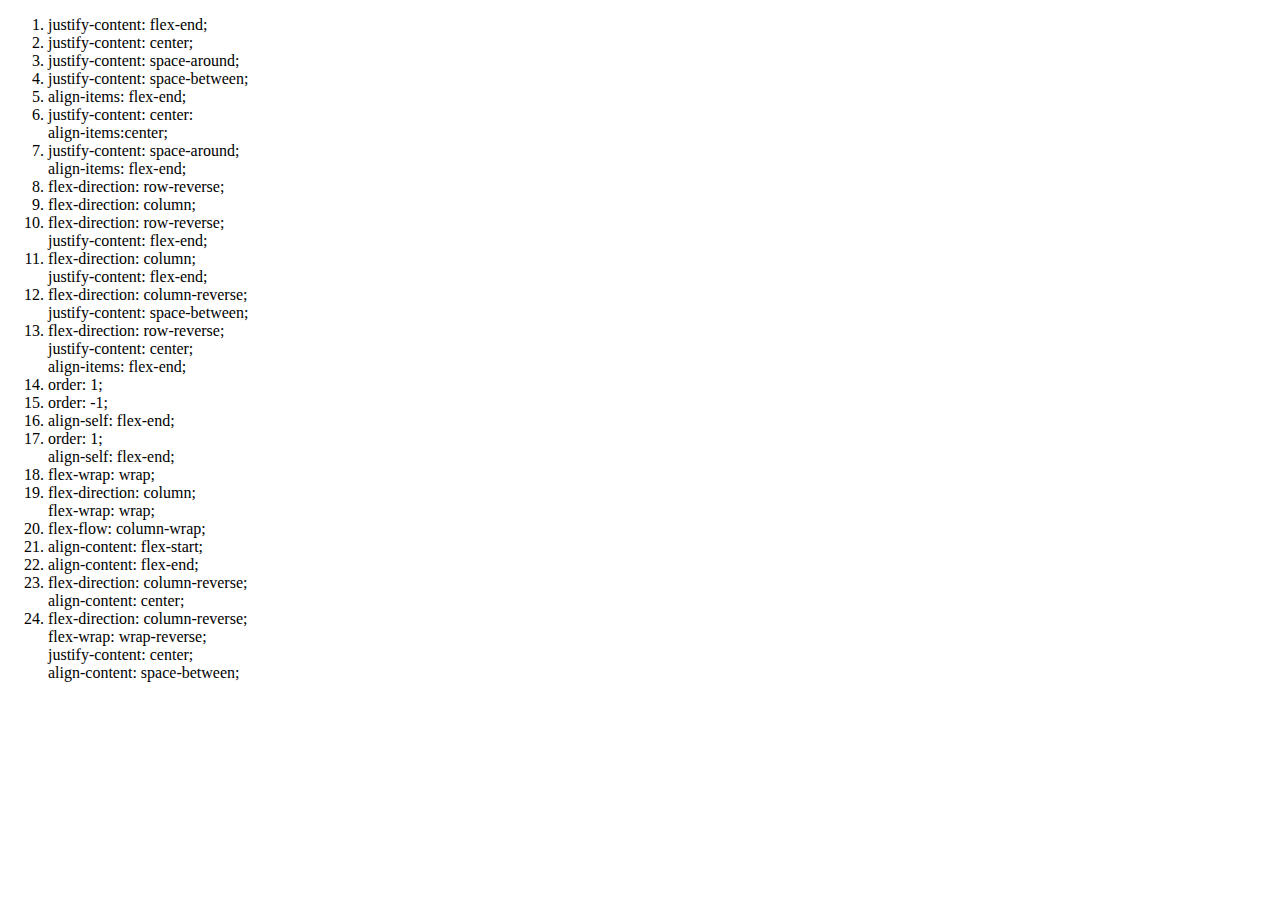
<file: flexbox-Froggies/index.html>
<!DOCTYPE html>
<html lang="en">

<head>
    <meta charset="UTF-8">
    <meta http-equiv="X-UA-Compatible" content="IE=edge">
    <meta name="viewport" content="width=device-width, initial-scale=1.0">
    <title>Flexbox-Froggies </title>
</head>

<body>
    <ol>
        <li>justify-content: flex-end;</li>
        <li>justify-content: center;</li>
        <li>justify-content: space-around;</li>
        <li>justify-content: space-between;</li>
        <li>align-items: flex-end;</li>
        <li>justify-content: center: <br> align-items:center;
        </li>
        <li>justify-content: space-around; <br> align-items: flex-end;</li>
        <li>flex-direction: row-reverse;</li>
        <li>flex-direction: column;</li>
        <li>flex-direction: row-reverse; <br> justify-content: flex-end;</li>
        <li>flex-direction: column; <br> justify-content: flex-end; </li>

        <li>flex-direction: column-reverse; <br> justify-content: space-between;</li>


        <li>flex-direction: row-reverse; <br> justify-content: center; <br> align-items: flex-end;

        </li>

        <li> order: 1;</li>
        <li>order: -1;</li>
        <li>align-self: flex-end;</li>
        <li>order: 1; <br> align-self: flex-end;
        </li>

        <li>flex-wrap: wrap;</li>
        <li>flex-direction: column; <br> flex-wrap: wrap;
        </li>

        <li> flex-flow: column-wrap;</li>
        <li>align-content: flex-start;</li>
        <li>align-content: flex-end;</li>
        <li>flex-direction: column-reverse; <br> align-content: center;
        </li>
        <li>flex-direction: column-reverse; <br> flex-wrap: wrap-reverse; <br> justify-content: center; <br> align-content: space-between;
        </li>

    </ol>
</body>

</html>
</file>
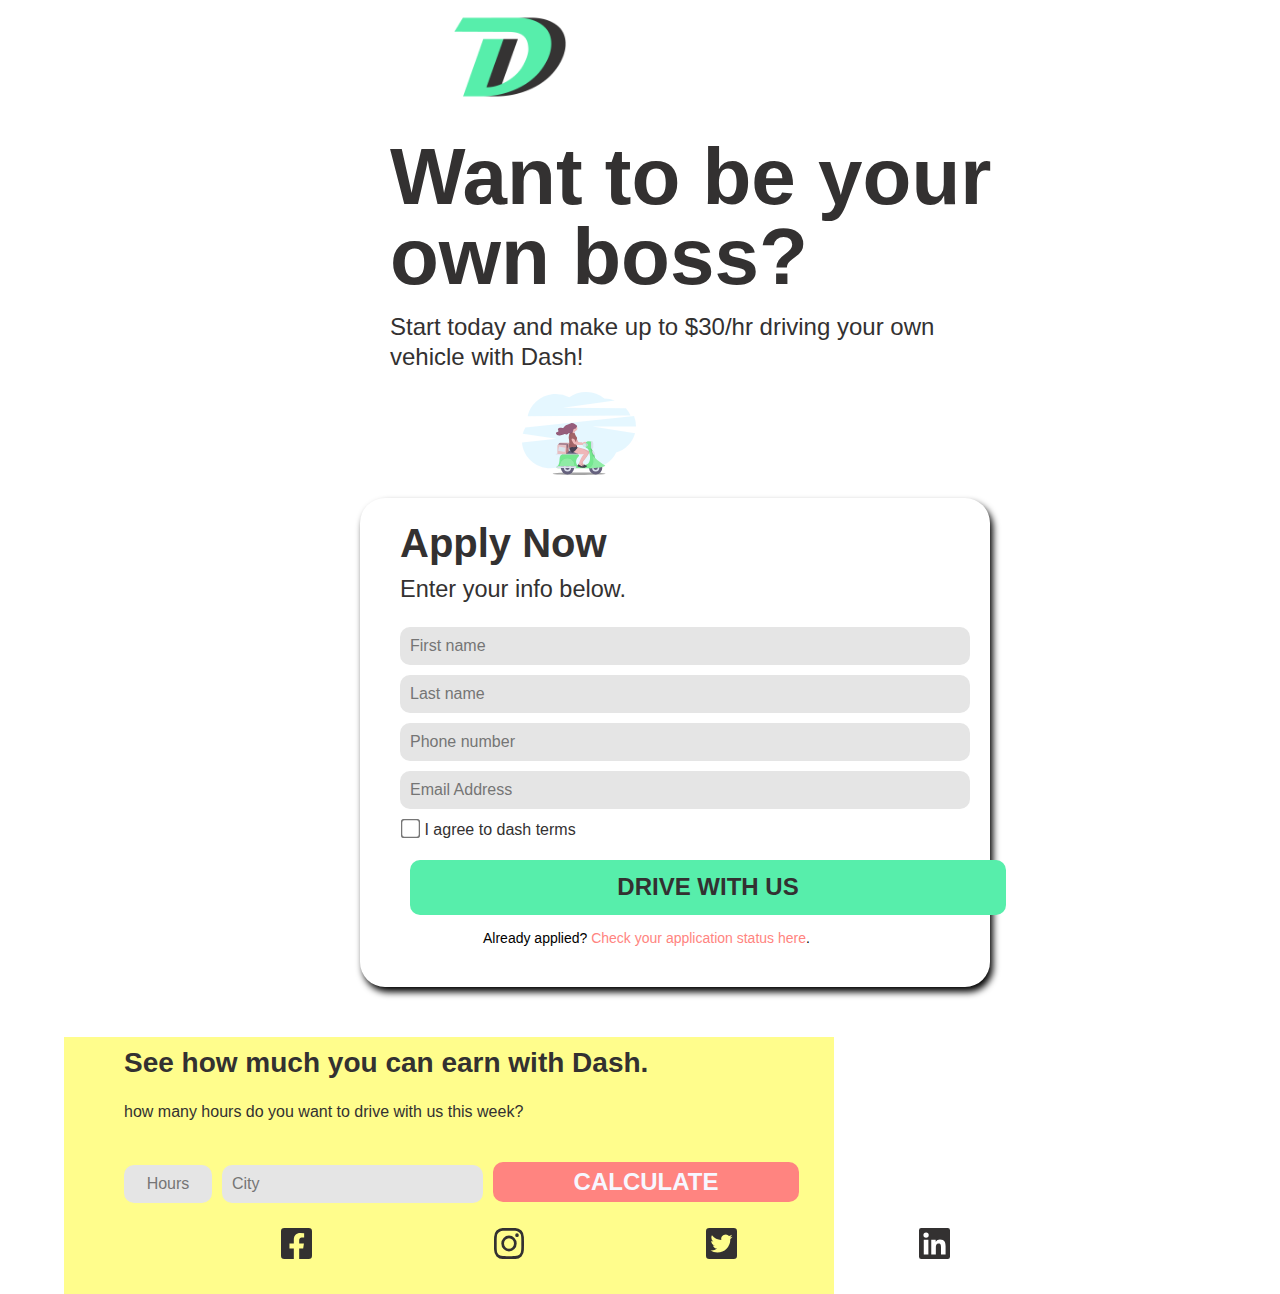
<file: master-files-landing-page/index.html>
<!DOCTYPE html>
<html lang="en">

<head>
    <meta charset="UTF-8">
    <meta http-equiv="X-UA-Compatible" content="IE=edge">
    <meta name="viewport" content="width=device-width, initial-scale=1.0">
    <link href="style.css" rel="stylesheet">
    <title>Landing Page</title>
</head>



<body>
    <div class="outerdiv">
        <div class="logo">
            <img src="images/logo/logo.png" alt="brand logo">
        </div>
        <div class="grid-container">
            <main class="flex-container">
                <h1>Want to be your own boss?</h1>
                <h4>Start today and make up to $30/hr driving your own vehicle with Dash!</h4>
            </main>
            <div class="bgimage">
                <img src="images/bg-image/scooter.svg" alt="lady on a bike">
            </div>
            <div id="formdiv">
                <form>
                    <h2>Apply Now</h2>
                    <h5>Enter your info below.</h5>
                    <div class="form-input-container">
                        <input type="text" placeholder="First name" name="name" required>
                        <input type="text" placeholder="Last name" name="lastname" required>
                        <input type="text" placeholder="Phone number" name="pnumber" required>
                        <input type="text" placeholder="Email Address" name="email" required>
                        <p>
                            <label>
                        <input id="box" type="checkbox" name="agree" value="Box">
                        <span class="agree" for="agree"> I agree to dash terms</span> <br>
                            </label>
                        </p>
                        <button type="button"> DRIVE WITH US</button>
                        <p class="ready">Already applied? <a href="#">Check your application status here</a>.</p>
                    </div>
                </form>
            </div>
        </div>
        <footer>
            <div>
                <h6>See how much you can earn with Dash.</h6>
                <p>how many hours do you want to drive with us this week?</p>
            </div>
            <div id="panti">
                <input class="box1" type="numbers" placeholder="Hours" name="hours" required>
                <input class="box2" type="text" placeholder="City" name="city" required>
                <button class="btn-orange" type="button"> CALCULATE</button>
            </div>
            <div>
                <button id="orange" class="btn-orange" type="button"> CALCULATE</button>
            </div>
            <div class="icons">
                <img src="images/icons/facebook.svg" alt="facebook">
                <img src="images/icons/instagram.svg" alt="instagram">
                <img src="images/icons/twitter.svg" alt="twitter">
                <img src="images/icons/linkedin.svg" alt="linkedin">
            </div>
        </footer>
    </div>
</body>

</html>
</file>
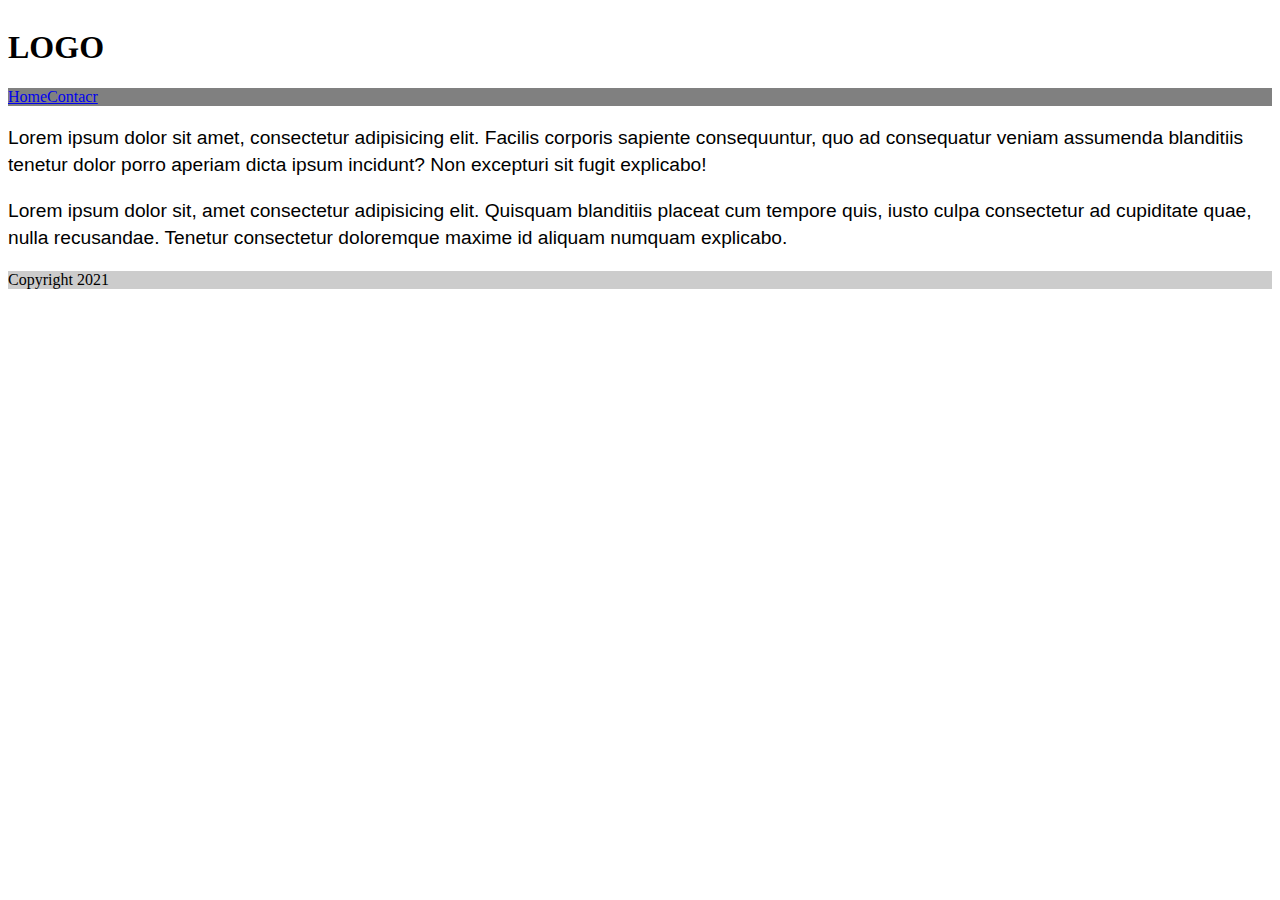
<file: media-grid/index.html>
<!DOCTYPE html>
<html lang="en">

<head>
    <meta charset="UTF-8">
    <meta http-equiv="X-UA-Compatible" content="IE=edge">
    <meta name="viewport" content="width=device-width, initial-scale=1.0">
    <link href="css/style.css" rel="stylesheet">
    <title>CSS Grid with Media Queries</title>
</head>

<body>
    <div class="grid"></div>
    <div class="logo">
        <h1>LOGO</h1>

    </div>
    <nav>
        <a href="#">Home</a>
        <a href="#">Contacr</a>

    </nav>
    <main>
        <p>
            Lorem ipsum dolor sit amet, consectetur adipisicing elit. Facilis corporis sapiente consequuntur, quo ad consequatur veniam assumenda blanditiis tenetur dolor porro aperiam dicta ipsum incidunt? Non excepturi sit fugit explicabo!
        </p>

    </main>

    <section class="sidebar">
        <p>

            Lorem ipsum dolor sit, amet consectetur adipisicing elit. Quisquam blanditiis placeat cum tempore quis, iusto culpa consectetur ad cupiditate quae, nulla recusandae. Tenetur consectetur doloremque maxime id aliquam numquam explicabo.
        </p>


    </section>

    <footer> Copyright 2021</footer>
    </div>
</body>

</html>
</file>
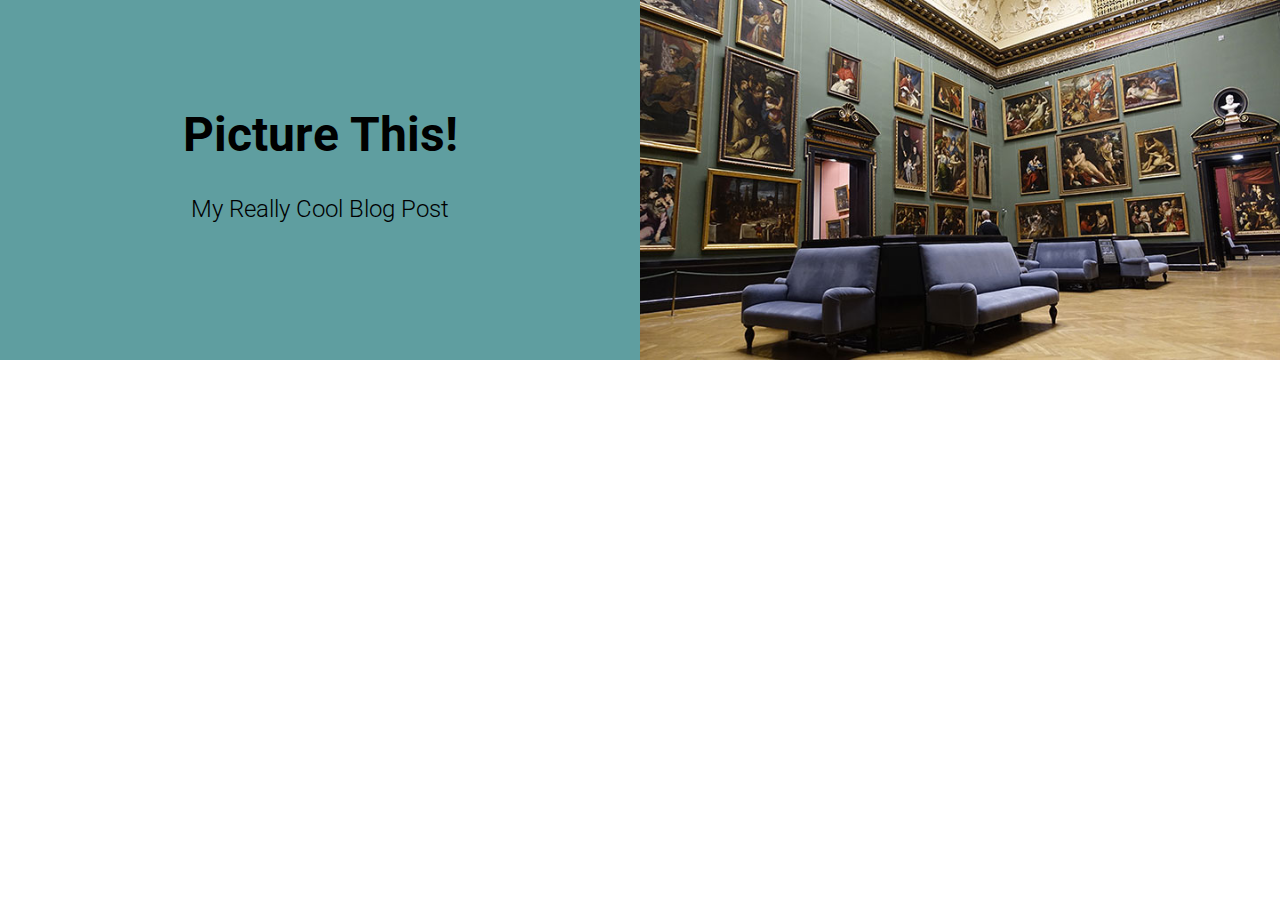
<file: Picture-This/index.html>
<!DOCTYPE html>
<html lang="en">

<head>
    <meta charset="UTF-8">
    <meta name="viewport" content="width=device-width, initial-scale=1.0">
    <meta http-equiv="X-UA-Compatible" content="ie=edge">
    <title>Picture This!</title>
    <link rel="stylesheet" href="style.css">
</head>

<body>
    <header class="header">
        <div class="title">
            <h1>Picture This!</h1>
            <h4>My Really Cool Blog Post</h4>
        </div>

        <!---This would load the smallest image --->
        <img srcset="images/museum-320.jpg 320w, 
                images/museum-480.jpg 480w,
                images/museum-720.jpg 720w,
                images/museum-960.jpg 960w" sizes="(min-width: 960px) 50vw, 100vw" src="images/museum-960.jpg" alt="paintings in a museum">

    </header>
</body>

</html>
</file>
<file: master-files-landing-page/style.css>
html,
                body,
                div,
                span,
                applet,
                object,
                iframe,
                h1,
                h2,
                h3,
                h4,
                h5,
                h6,
                p,
                blockquote,
                pre,
                a,
                abbr,
                acronym,
                address,
                big,
                cite,
                code,
                del,
                dfn,
                em,
                img,
                ins,
                kbd,
                q,
                s,
                samp,
                small,
                strike,
                strong,
                sub,
                sup,
                tt,
                var,
                b,
                u,
                i,
                center,
                dl,
                dt,
                dd,
                ol,
                ul,
                li,
                fieldset,
                form,
                label,
                legend,
                table,
                caption,
                tbody,
                tfoot,
                thead,
                tr,
                th,
                td,
                article,
                aside,
                canvas,
                details,
                embed,
                figure,
                figcaption,
                footer,
                header,
                hgroup,
                menu,
                nav,
                output,
                ruby,
                section,
                summary,
                time,
                mark,
                audio,
                video {
                    margin: 0;
                    padding: 0;
                    border: 0;
                    font-size: 100%;
                    font: inherit;
                    vertical-align: baseline;
                }
                /* HTML5 display-role reset for older browsers */
                
                article,
                aside,
                details,
                figcaption,
                figure,
                footer,
                header,
                hgroup,
                menu,
                nav,
                section {
                    display: block;
                }
                
                body {
                    line-height: 1;
                }
                
                ol,
                ul {
                    list-style: none;
                }
                
                blockquote,
                q {
                    quotes: none;
                }
                
                blockquote:before,
                blockquote:after,
                q:before,
                q:after {
                    content: '';
                    content: none;
                }
                
                table {
                    border-collapse: collapse;
                    border-spacing: 0;
                }
                /* END OF MEYER RESET */
                
                @import url('https://fonts.googleapis.com/css2?family=Montserrat:ital,wght@0,100;0,200;0,300;0,400;0,500;1,100;1,200;1,300;1,400&display=swap');
                .outerdiv {
                    display: flex;
                    flex-direction: column;
                    width: 90%;
                    margin: 0 auto;
                }
                
                .grid-container {
                    width: 100%;
                    margin: 0 auto;
                    display: grid;
                    row-gap: 20px;
                }
                
                .logo img {
                    width: 114px;
                    height: auto;
                    margin-left: 25px;
                }
                
                main h1 {
                    font-family: 'Montserrat', sans-serif;
                    font-size: 60px;
                    font-weight: bold;
                    color: #333131;
                    line-height: 75px;
                    margin-left: 25px;
                }
                
                h4 {
                    font-family: 'Montserrat', sans-serif;
                    font-size: 24px;
                    font-weight: normal;
                    color: #333131;
                    line-height: 30px;
                    margin-left: 25px;
                    margin-right: 25px;
                }
                
                h2 {
                    font-family: 'Montserrat', sans-serif;
                    font-size: 40px;
                    font-weight: bold;
                    color: #333131;
                    margin-left: 25px;
                }
                
                h5 {
                    font-family: 'Montserrat', sans-serif;
                    font-size: 16px;
                    font-weight: normal;
                    color: #333131;
                    padding-left: 0px;
                    padding-top: 15px;
                    margin-left: 25px;
                }
                
                footer {
                    background-color: #fffd8c;
                    margin-top: 25px;
                    width: 336px;
                }
                
                footer.tab {
                    display: none;
                }
                
                form {
                    border-radius: 25px;
                    padding: 15px;
                    box-shadow: 3px 5px 7px 0px;
                    max-width: 100%;
                    padding-top: 25px;
                    margin-left: 25px;
                }
                
                .big {
                    display: none;
                }
                
                input {
                    border: none;
                    outline: none;
                    padding: 10px;
                    margin-bottom: 10px;
                    font-family: 'Montserrat', sans-serif;
                    font-size: 16px;
                    color: #9B9B9B;
                    border-radius: 10px;
                    background-color: #e5e5e5;
                    display: block;
                    width: 100%;
                }
                
                input.box1 {
                    margin-left: 20px;
                }
                
                .form-input-container {
                    margin: 25px
                }
                
                label {
                    padding-top: 25px;
                    font-family: 'Montserrat', sans-serif;
                    font-size: 16px;
                    color: #333131;
                }
                
                label>input {
                    display: inline;
                    width: auto;
                }
                
                .mail {
                    padding-bottom: 15px;
                }
                
                #box {
                    transform: scale(1.5);
                }
                /* styles a button */
                
                button {
                    margin-top: 15px;
                    margin-bottom: 15px;
                    background-color: #57EEAB;
                    width: 250px;
                    height: 55px;
                    font-family: 'Montserrat', sans-serif;
                    font-weight: bold;
                    font-size: 24px;
                    color: #333131;
                    border: none;
                    border-radius: 10px;
                    margin-left: 25px;
                }
                
                #panti .btn-orange {
                    display: none;
                }
                
                .ready {
                    font-family: 'Montserrat', sans-serif;
                    font-size: 14px;
                    margin-left: 25px;
                    line-height: 17px;
                }
                /* changes the color of a link and removes underline */
                
                a:link {
                    text-decoration: none;
                    color: #FF8480
                }
                
                h6 {
                    font-size: 18px;
                    font-weight: bold;
                    font-family: 'Montserrat', sans-serif;
                    padding-left: 25px;
                    padding-top: 25px;
                    color: #333131;
                }
                
                footer p {
                    font-size: 16px;
                    font-weight: normal;
                    font-family: 'Montserrat', sans-serif;
                    padding: 25px;
                    color: #333131;
                    line-height: 20px;
                }
                
                .icons {
                    display: flex;
                    justify-content: space-around;
                }
                
                #panti {
                    display: flex;
                    flex-direction: row;
                }
                
                #panti .box1 {
                    width: 68px;
                    padding-top: 10px;
                    padding-bottom: 10px;
                    text-align: center;
                    font-family: 'Montserrat', sans-serif;
                    font-size: 16px;
                    font-weight: normal;
                    border-radius: 10px;
                }
                
                #panti .box2 {
                    width: 170px;
                    border-radius: 10px;
                    padding-top: 10px;
                    padding-left: 10px;
                    padding-bottom: 10px;
                    padding-right: 25px;
                    text-align: left;
                    font-family: 'Montserrat', sans-serif;
                    font-size: 16px;
                    font-weight: normal;
                    margin-left: 10px;
                }
                
                .btn-orange {
                    color: #F7F7FF;
                    background-color: #FF8480;
                    width: 302px;
                    height: 40px;
                }
                /* media query for mobile */
                
                @media only screen and (min-width: 768px) {
                    .grid-container {
                        width: 768px;
                        height: auto;
                        display: grid;
                        grid-template-columns: repeat(5, 1fr);
                        grid-template-areas: "logo" "main" "bgimage""form" "footer";
                    }
                    .logo img {
                        grid-area: logo;
                        width: 114px;
                    }
                    main {
                        grid-area: main;
                    }
                    button {
                        width: 596px;
                        margin-left: 10px;
                    }
                    p.ready {
                        padding-left: 58px;
                    }
                    button#orange {
                        display: none;
                    }
                    #panti .btn-orange {
                        display: block;
                    }
                    .bgimage {
                        grid-area: bgimage;
                    }
                    form,
                    #formdiv {
                        grid-area: form;
                        margin-left: 10px;
                        width: 660px;
                    }
                    footer {
                        width: 700px;
                        height: fit-content;
                        margin-top: 30px;
                        padding: 35px;
                    }
                    footer,
                    h6 {
                        font-size: 28px;
                        padding-top: 6px;
                    }
                    #panti .box1 {
                        margin-left: 25px;
                        margin-bottom: 25px;
                        margin-top: 18px;
                    }
                    #panti .box2 {
                        padding-right: 81px;
                        margin-bottom: 25px;
                        margin-top: 18px;
                    }
                    .icons {
                        justify-content: space-evenly;
                    }
                    input .box2 {
                        width: 227px;
                        background-color: green;
                    }
                    .btn-orange {
                        width: 362px;
                    }
                    @media only screen and (max-width: 1920px) {
                        .grid-container {
                            width: 600px;
                            height: auto;
                            display: grid;
                            grid-template-columns: repeat(5, 1fr);
                            grid-template-areas: "logo" "main" "bgimage""form" "footer";
                        }
                        .logo {
                            grid-area: logo;
                        }
                        main {
                            grid-area: main;
                            font-family: 'Montserrat', sans-serif;
                            font-size: 80px;
                            font-weight: bold;
                            color: #333131;
                            line-height: 75px;
                            margin-left: 25px;
                        }
                        .flex-container {
                            display: flex;
                            flex-direction: column;
                        }
                        .flex-container h1 {
                            width: 604px;
                            font-size: 80px;
                            line-height: 1.0;
                        }
                        .flex-container h4 {
                            font-size: 24px;
                            margin-top: 15px;
                        }
                        .bgimage {
                            grid-area: bgimage;
                        }
                        .logo,
                        img {
                            width: 114px;
                            padding-left: 182px;
                        }
                        div#formdiv {
                            grid-area: form;
                            width: 600px;
                        }
                    }
                    .nmber {
                        padding-top: 13px;
                        padding-bottom: 26px;
                    }
                    .big .agree {
                        font-size: 20px;
                    }
                    .big button {
                        width: 525px;
                        font-size: 32px;
                    }
                    .big p.ready {
                        margin-left: 63px;
                        margin-right: -33px;
                    }
                    h5 {
                        font-size: 23.5px;
                    }
                    .big input {
                        font-size: 17px;
                    }
                    .tab .box2 {
                        width: 170px;
                        height: 21px;
                        border-top-width: 20px;
                        padding-top: 10px;
                        margin-top: 15px;
                    }
                    .tab div#panti {
                        margin-top: -23px;
                    }
                    /* Media query for desktop */
                    @media (min-width: 1920px) {
                        .grid-container {
                            width: 1920px;
                            height: auto;
                            display: flex;
                            flex-direction: row;
                        }
                        .bgimage img {
                            width: 800px;
                        }
                        main h1 {
                            font-size: 88px;
                            padding-top: 42px;
                            margin-left: 66px;
                            line-height: 101px;
                        }
                        h4 {
                            font-size: 18px;
                            margin-left: 66px;
                            line-height: 27px;
                        }
                        form,
                        #formdiv {
                            width: 535px;
                            margin-left: -52px;
                        }
                        button {
                            width: 491px;
                        }
                        footer {
                            width: 1922px;
                        }
                    }
</file>
<file: media-grid/css/style.css>
.grid {
    width: 90%;
    margin: 0 auto;
}

nav {
    background-color: grey;
    display: flex;
    flex-direction: column;
}

p {
    font-family: Arial, Helvetica, sans-serif;
    line-height: 1.4;
    font-size: 1.2rem;
}

footer {
    background-color: #ccc;
}

footer p {
    font-size: 0.9em;
    text-align: center;
}

@media (min-width: 800px) {
    .grid {
        display: grid;
        grid-template-columns: repeat(3, 1fr);
        grid-template-rows: repeat(3, 1fr);
        grid-template-areas: "logo nav nav" "main main side" "footer footer footer";
    }
    .logo {
        grid-area: logo
    }
    .nav {
        grid-area: nav;
    }
    main {
        grid-area: main
    }
    .sidebar {
        grid-area: side;
    }
    footer {
        grid-area: footer;
    }
    nav {
        flex-direction: row;
    }
}

@media (min-width: 900px) {
    .grid {
        width: 900px;
        grid-template-rows: repeat(4, 1fr);
        grid-template-areas: "logo nav nav" "main main side" "footer footer footer"
    }
}
</file>
<file: Picture-This/style.css>
@import url('https://fonts.googleapis.com/css?family=Roboto:300,700&display=swap');
html,
body {
    margin: 0;
    border: 0;
    font-family: 'Roboto', sans-serif;
}

.header {
    display: grid;
    grid-template-columns: 1fr;
    align-items: center;
    background-color: cadetblue;
}

.title {
    padding: 50px 25px;
    text-align: center;
}

h1 {
    font-size: 3rem;
    margin: 0;
}

h4 {
    font-size: 1.5rem;
    font-weight: 300;
}

img {
    display: block;
    max-width: 100%;
    height: auto;
}

@media (min-width: 960px) {
    .header {
        grid-template-columns: repeat(2, 1fr);
    }
}
</file>
